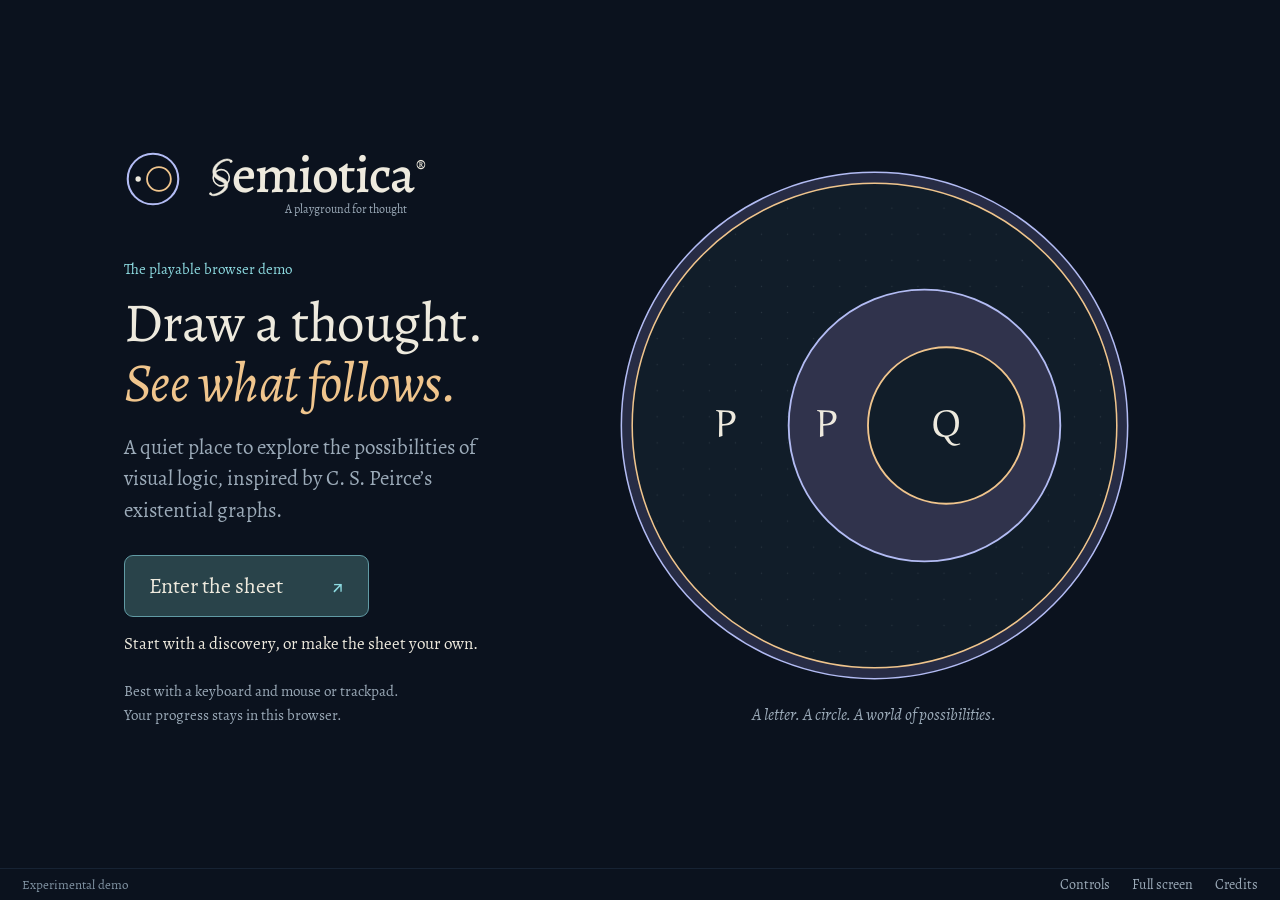
<file: index.html>
<!doctype html>
<html lang="en">
<head>
  <meta charset="utf-8">
  <meta name="viewport" content="width=device-width,initial-scale=1,viewport-fit=cover">
  <meta name="theme-color" content="#0b121e">
  <meta name="description" content="A playground for thought. Draw, transform, and play with Peirce’s existential graphs in Semiotica’s free browser demo.">
  <title>Semiotica — A playground for thought</title>
  <link rel="icon" type="image/svg+xml" href="mark.svg">
  <link rel="stylesheet" href="demo.css">

</head>
<body>
  <main id="stage">
    <canvas id="canvas" tabindex="0" aria-label="Semiotica interactive game. Use the Controls button for a keyboard and mouse guide.">Your browser needs canvas support to play Semiotica.</canvas>
    <section id="welcome" aria-labelledby="welcome-title">
      <div class="intro">
        <div class="brand">
          <img class="brand-mark" src="mark.svg" alt="" width="58" height="58">
          <div>
            <h1 id="welcome-title" aria-label="Semiotica"><img src="initial.svg" alt="" class="initial"><span aria-hidden="true">emiotica<sup>®</sup></span></h1>
            <div class="slogan">A playground for thought</div>
          </div>
        </div>
        <p class="eyebrow">The playable browser demo</p>
        <h2>Draw a thought.<br><em>See what follows.</em></h2>
        <p class="description">A quiet place to explore the possibilities of visual logic, inspired by C. S. Peirce’s existential graphs.</p>
        <button id="enter" class="primary">Enter the sheet <span aria-hidden="true">↗</span></button>
        <div id="loading" hidden role="status" aria-live="polite">
          <progress id="progress" max="100" aria-label="Loading Semiotica"></progress>
          <p id="status">Preparing the sheet…</p>
        </div>
        <p id="failure" hidden role="alert"></p>
        <button id="retry" hidden class="secondary">Try again</button>
        <p class="first-step">Start with a discovery, or make the sheet your own.</p>
        <p class="device-note">Best with a keyboard and mouse or trackpad.<br>Your progress stays in this browser.</p>
      </div>
      <div class="thought" aria-label="A first thought: P, and if P then Q">
        <svg viewBox="0 0 520 520" role="img" aria-label="Two nested cuts containing P and Q, alongside P on the sheet">
          <defs><pattern id="dots" width="24" height="24" patternUnits="userSpaceOnUse"><circle cx="12" cy="12" r="0.6" fill="#81929f" opacity="0.19"/></pattern></defs>
          <circle cx="260" cy="260" r="233" fill="#272c45" stroke="#b3bcf4" stroke-width="1.4"/>
          <circle cx="260" cy="260" r="223" fill="#111d29" stroke="#f0c58d" stroke-width="1.4"/>
          <circle cx="260" cy="260" r="220" fill="url(#dots)"/>
          <circle cx="306" cy="260" r="125" fill="#30334c" stroke="#b3bcf4" stroke-width="1.7"/>
          <circle cx="326" cy="260" r="72" fill="#111d29" stroke="#f0c58d" stroke-width="1.7"/>
          <g class="math" fill="#eeeade" text-anchor="middle" dominant-baseline="central" font-size="36"><text x="123" y="260">P</text><text x="216" y="260">P</text><text x="326" y="260">Q</text></g>
        </svg>
        <p class="thought-caption">A letter. A circle. A world of possibilities.</p>
      </div>
    </section>
  </main>
  <footer>
    <span>Experimental demo</span>
    <nav aria-label="Demo tools"><button id="controls">Controls</button><button id="fullscreen">Full screen</button><a href="credits.html" target="_blank" rel="noopener">Credits</a></nav>
  </footer>
  <dialog id="guide" aria-labelledby="guide-title">
    <div class="dialog-head"><h2 id="guide-title">A few ways in</h2><button id="close-guide" aria-label="Close controls">×</button></div>
    <p><strong>Create</strong> makes a thought. <strong>Derive</strong> transforms it by the rules. <strong>Play</strong> lets you defend or challenge it.</p>
    <dl>
      <div><dt>Place a letter</dt><dd>Hold its key and click the sheet.</dd></div>
      <div><dt>Draw a cut</dt><dd>Click empty space in Create.</dd></div>
      <div><dt>Pan · zoom</dt><dd>Drag empty space · scroll or pinch.</dd></div>
      <div><dt>Wrap a thought</dt><dd><kbd>Shift</kbd> + drag around it.</dd></div>
      <div><dt>Copy · move</dt><dd>Double-click · drag within the same area.</dd></div>
      <div><dt>Undo</dt><dd><kbd>⌘</kbd> or <kbd>Ctrl</kbd> + <kbd>Z</kbd>.</dd></div>
    </dl>
    <p>Try <strong>Discoveries</strong> for a guided beginning. Alpha uses letters and cuts; Beta adds continuous identity lines; Gamma adds modal openings. <strong>Unfold · 3D</strong> explores the connected surfaces.</p>
    <p class="muted">The game’s <strong>?</strong> explains the active system. Beta and Gamma use <kbd>Alt/Option</kbd> for separate copies and <kbd>Ctrl/⌘</kbd>-drag for scissors.</p>
    <button class="primary" id="dismiss-guide">Back to the sheet</button>
  </dialog>
  <script src="index.js"></script>
  <script>window.SEMIOTICA_CONFIG = {"args":[],"canvasResizePolicy":0,"emscriptenPoolSize":8,"ensureCrossOriginIsolationHeaders":true,"executable":"index","experimentalVK":false,"fileSizes":{"index.pck":1165008,"index.wasm":39514754},"focusCanvas":true,"gdextensionLibs":[],"godotPoolSize":4};</script>
  <script src="demo.js"></script>
</body>
</html>
</file>
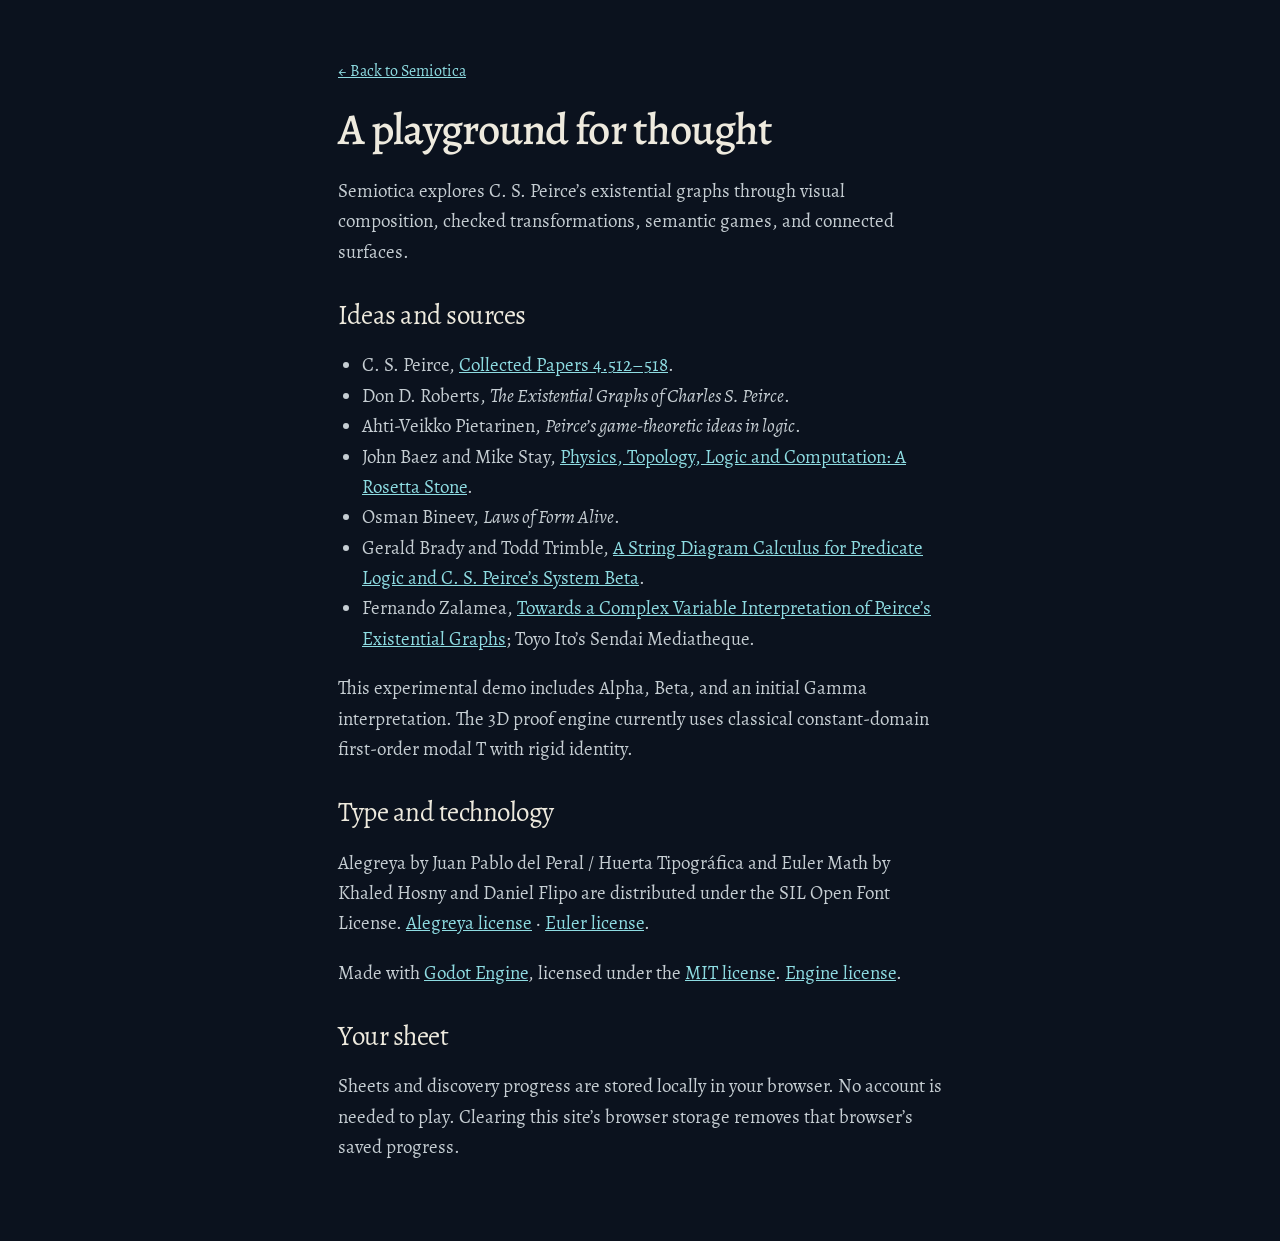
<file: credits.html>
<!doctype html><html lang="en"><head><meta charset="utf-8"><meta name="viewport" content="width=device-width,initial-scale=1"><title>Semiotica · Credits</title><link rel="icon" href="mark.svg"><link rel="stylesheet" href="demo.css"><style>html,body{overflow:auto;height:auto}main{max-width:660px;padding:60px 28px;margin:auto}h1{display:block;font-size:44px;margin:25px 0}h2{font-size:27px;margin-top:34px}p,li{font-size:19px;line-height:1.6;color:#c6ced3}a{color:#8edce2}ul{padding-left:24px}</style></head><body><main><a href="./">← Back to Semiotica</a><h1>A playground for thought</h1><p>Semiotica explores C. S. Peirce’s existential graphs through visual composition, checked transformations, semantic games, and connected surfaces.</p><h2>Ideas and sources</h2><ul><li>C. S. Peirce, <a href="https://www.jfsowa.com/exgraphs/peirceoneg/existentialgraphs4.418-529.htm">Collected Papers 4.512–518</a>.</li><li>Don D. Roberts, <em>The Existential Graphs of Charles S. Peirce</em>.</li><li>Ahti-Veikko Pietarinen, <em>Peirce’s game-theoretic ideas in logic</em>.</li><li>John Baez and Mike Stay, <a href="https://arxiv.org/abs/0903.0340">Physics, Topology, Logic and Computation: A Rosetta Stone</a>.</li><li>Osman Bineev, <em>Laws of Form Alive</em>.</li><li>Gerald Brady and Todd Trimble, <a href="https://ncatlab.org/nlab/files/BradyTrimbleString.pdf">A String Diagram Calculus for Predicate Logic and C. S. Peirce’s System Beta</a>.</li><li>Fernando Zalamea, <a href="https://www.nordprag.org/nsp/1/Zalamea.pdf">Towards a Complex Variable Interpretation of Peirce’s Existential Graphs</a>; Toyo Ito’s Sendai Mediatheque.</li></ul><p>This experimental demo includes Alpha, Beta, and an initial Gamma interpretation. The 3D proof engine currently uses classical constant-domain first-order modal T with rigid identity.</p><h2>Type and technology</h2><p>Alegreya by Juan Pablo del Peral / Huerta Tipográfica and Euler Math by Khaled Hosny and Daniel Flipo are distributed under the SIL Open Font License. <a href="licenses/Alegreya-OFL.txt">Alegreya license</a> · <a href="licenses/Euler-OFL.txt">Euler license</a>.</p><p>Made with <a href="https://godotengine.org/">Godot Engine</a>, licensed under the <a href="https://godotengine.org/license/">MIT license</a>. <a href="licenses/Godot-LICENSE.txt">Engine license</a>.</p><h2>Your sheet</h2><p>Sheets and discovery progress are stored locally in your browser. No account is needed to play. Clearing this site’s browser storage removes that browser’s saved progress.</p></main></body></html>
</file>
<file: demo.css>
@font-face{font-family:Alegreya;src:url('fonts/Alegreya-Regular.ttf') format('truetype');font-display:swap}
@font-face{font-family:Alegreya;src:url('fonts/Alegreya-Medium.ttf') format('truetype');font-weight:500 700;font-display:swap}
@font-face{font-family:Alegreya;src:url('fonts/Alegreya-Italic.ttf') format('truetype');font-style:italic;font-display:swap}
@font-face{font-family:Euler;src:url('fonts/Euler-Math.otf') format('opentype');font-display:swap}
:root{color-scheme:dark;--bg:#0b121e;--ink:#eeeade;--muted:#9cabb9;--teal:#8edce2;--edge:#304151;--yellow:#f0c58d}
*{box-sizing:border-box}
html,body{margin:0;width:100%;height:100%;overflow:hidden;background:var(--bg);color:var(--ink);font-family:Alegreya,Georgia,serif}
body{display:flex;flex-direction:column}
button,a{-webkit-tap-highlight-color:transparent}
button{font:inherit;cursor:pointer}
button:focus-visible,a:focus-visible{outline:2px solid var(--teal);outline-offset:5px}
[hidden]{display:none!important}
#stage{position:relative;flex:1;min-height:0;isolation:isolate}
#canvas{display:block;position:absolute;inset:0;width:100%;height:100%;outline:none;touch-action:none}
#welcome{position:absolute;inset:0;z-index:2;display:flex;align-items:center;justify-content:center;gap:38px;padding:40px 6vw;background:var(--bg);overflow:auto}
.intro{max-width:430px;flex:1}
.brand{display:flex;align-items:center;gap:13px;margin-bottom:42px}
.brand-mark{width:58px;height:58px;flex:none}
h1{display:flex;align-items:center;font-size:53px;line-height:1;margin:0;letter-spacing:-.9px;font-weight:500}
.initial{width:42px;height:66px;margin-right:-5px;flex:none}
h1 sup{position:relative;top:-.8em;font-size:21px;letter-spacing:0;margin-left:2px;vertical-align:baseline}
.slogan{text-align:right;font-size:12px;color:var(--muted);margin-top:-6px;padding-right:19px}
.eyebrow{font-size:15px;color:var(--teal);margin:0 0 14px}
h2{font-size:clamp(35px,4.3vw,57px);font-weight:400;line-height:1.08;letter-spacing:-.5px;margin:0 0 20px}
h2 em{color:var(--yellow);font-weight:400}
.description{color:var(--muted);font-size:21px;line-height:1.5;max-width:360px;margin:0 0 29px}
.primary{display:flex;align-items:center;justify-content:space-between;gap:48px;padding:13px 24px;min-height:52px;border:1px solid #619ba5;border-radius:9px;background:#29434a;color:var(--ink);font-size:22px;transition:background .16s,border-color .16s}
.primary:hover{background:#355962;border-color:var(--teal)}
.primary:disabled{cursor:wait;opacity:.75}
.primary span{color:var(--teal);font-size:25px}
.first-step{font-size:17px;margin:15px 0 25px;color:var(--ink)}
.device-note{font-size:15px;line-height:1.55;color:var(--muted);margin:0}
.thought{flex:1;max-width:565px;min-width:300px;position:relative}
.thought svg{display:block;width:100%;height:auto}
.math{font-family:Euler,Georgia,serif}
.thought-caption{text-align:center;font-size:17px;color:var(--muted);margin:-5px 0 0;font-style:italic}
#loading{max-width:300px;padding:4px 0}
progress{accent-color:var(--teal);display:block;height:5px;width:100%;border:none;border-radius:3px;background:#253344;overflow:hidden}
progress::-webkit-progress-bar{background:#253344}
progress::-webkit-progress-value{background:var(--teal)}
progress::-moz-progress-bar{background:var(--teal)}
#status{font-size:17px;color:var(--teal);margin:12px 0}
#failure{font-size:18px;color:#f2b9a4;max-width:370px;line-height:1.4}
.secondary{border:1px solid var(--edge);background:#1c2b3b;border-radius:7px;color:var(--ink);padding:8px 20px;font-size:18px}
footer{height:32px;flex:none;display:flex;align-items:center;justify-content:space-between;padding:0 22px;color:#8193a3;font-size:13px;border-top:1px solid #172334;background:var(--bg)}
footer nav{display:flex;align-items:center;gap:22px}
footer button,footer a{border:0;background:none;padding:0;text-decoration:none;color:var(--muted);font-size:14px;line-height:1.5;font-family:inherit}
footer button:hover,footer a:hover{color:var(--teal)}
dialog{width:min(570px,calc(100vw - 36px));max-height:calc(100dvh - 48px);padding:30px 35px;border:1px solid #45606b;border-radius:16px;background:#101d2a;color:var(--ink);overflow:auto;box-shadow:0 20px 100px #0008}
dialog::backdrop{background:#050b13c7;backdrop-filter:blur(4px)}
.dialog-head{display:flex;align-items:center;justify-content:space-between;gap:20px}
.dialog-head h2{font-size:34px;margin-bottom:12px}
.dialog-head button{align-self:flex-start;color:var(--muted);font-size:30px;padding:0 6px;background:none;border:0;line-height:1}
dialog p{font-size:18px;line-height:1.5;color:#c6ced3;margin:10px 0 22px}
dialog strong{font-weight:500;color:var(--ink)}
dl{margin:10px 0 25px;font-size:17px}
dl div{display:grid;grid-template-columns:135px 1fr;padding:9px 0;border-bottom:1px solid #243544;gap:15px}
dt{color:var(--teal)}dd{margin:0;color:#c6ced3}
kbd{font:14px Georgia,serif;border:1px solid #4c606d;border-radius:4px;padding:1px 4px;white-space:nowrap}
dialog .muted{font-size:16px;color:var(--muted)}
dialog .primary{font-size:19px;min-height:42px;padding:9px 20px;justify-content:center}
body.running #welcome{display:none}
@media(max-width:820px){#welcome{gap:10px;padding:30px 6vw}.thought{min-width:240px;max-width:43vw}.brand{gap:8px;margin-bottom:28px}h1{font-size:43px}.brand-mark{width:46px;height:46px}.initial{width:35px;height:55px}h1 sup{font-size:18px}.description{font-size:19px}}
@media(max-width:600px){#welcome{display:block;padding:32px 28px}.intro{margin:0 auto}.thought{display:none}.brand{margin-bottom:28px}h2{font-size:42px}.description{max-width:340px}.primary{width:100%}.first-step{margin-bottom:18px}footer{padding:0 12px}footer nav{gap:15px}dl div{grid-template-columns:105px 1fr}dialog{padding:25px}}
@media(max-height:650px) and (min-width:601px){.brand{margin-bottom:22px}.description{margin-bottom:20px;font-size:18px}h2{font-size:42px}.first-step{margin-bottom:14px}#welcome{padding-top:20px;padding-bottom:20px}.thought{max-width:440px}}
@media(prefers-reduced-motion:reduce){*{scroll-behavior:auto!important;transition:none!important}}
</file>
